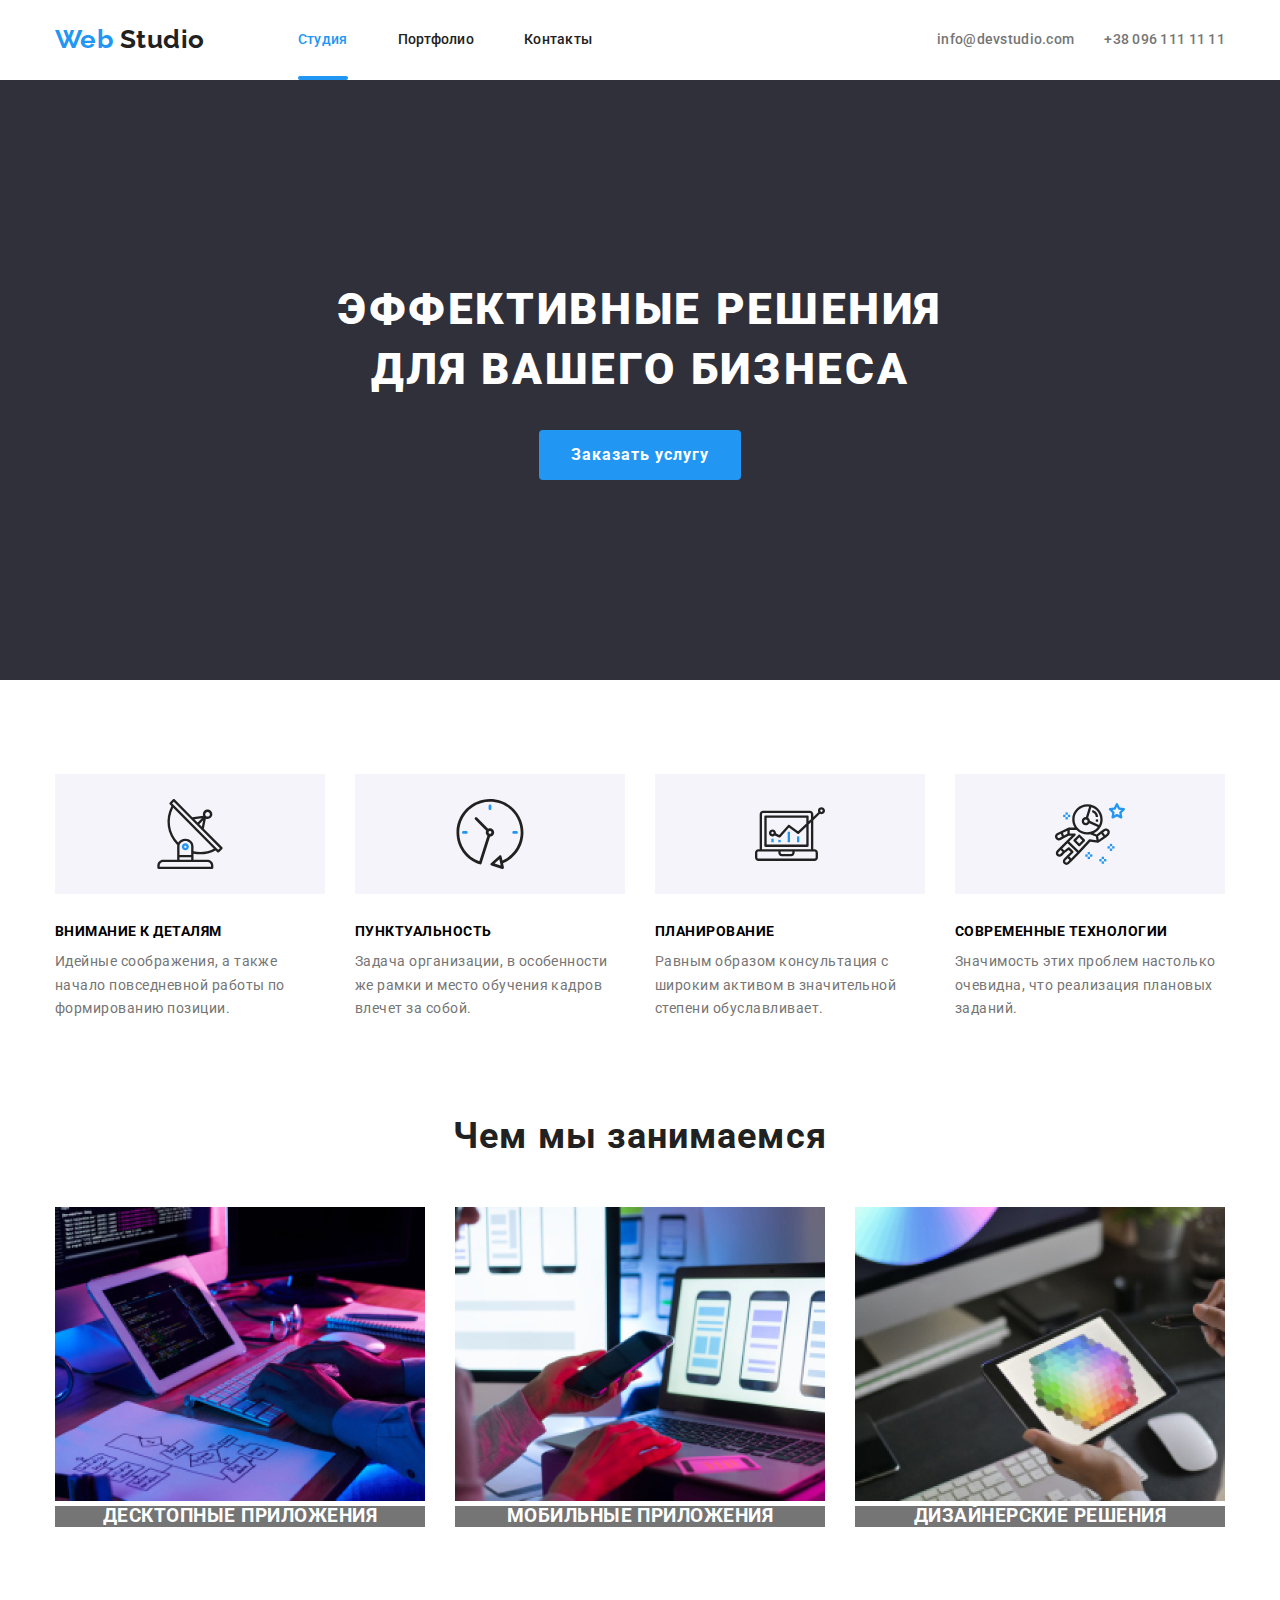
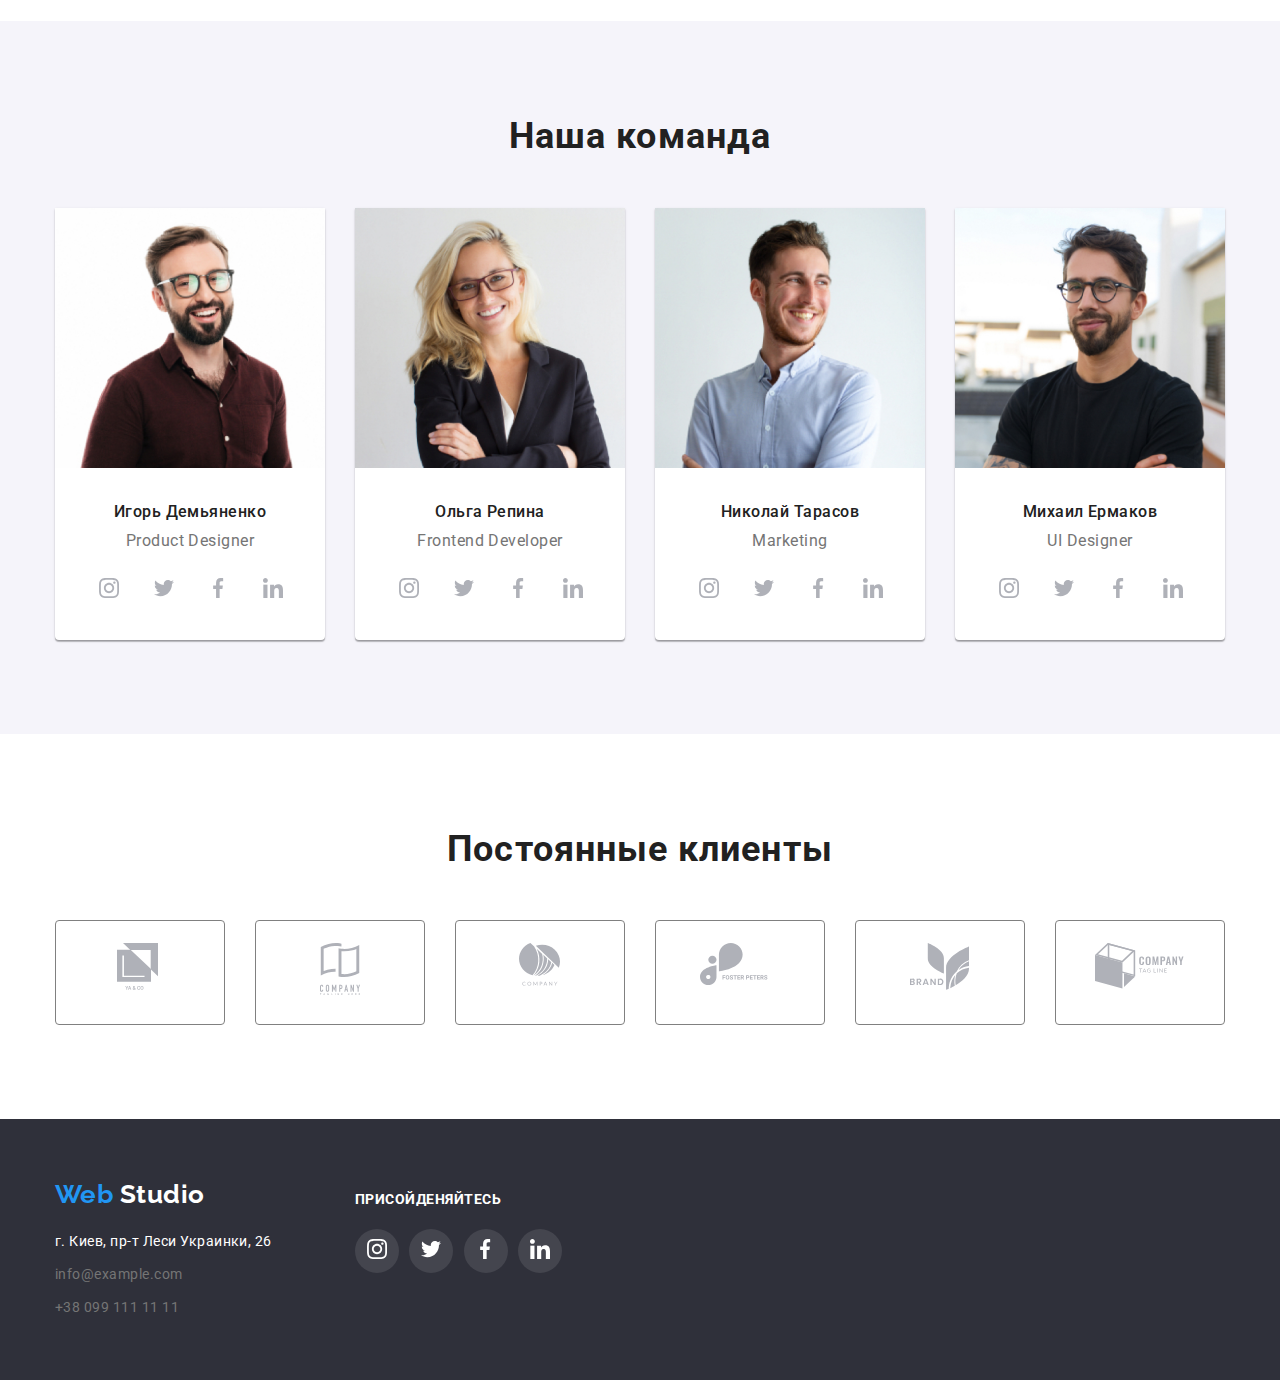
<file: index.html>
<!DOCTYPE html>
<html lang="ru">
	<head>
		<meta charset="UTF-8" />
		<meta name="viewport" content="width=device-width, initial-scale=1.0" />
		<link
			href="https://fonts.googleapis.com/css2?family=Raleway:wght@700&family=Roboto:wght@500;900&display=swap"
			rel="stylesheet"
		/>
		<link
			rel="stylesheet"
			href="https://cdnjs.cloudflare.com/ajax/libs/modern-normalize/0.7.0/modern-normalize.min.css"
		/>

		<link rel="stylesheet" href="./css/style.css" />

		<title>Web studio main</title>
	</head>
	<body>
		<!--Header-->

		<header>
			<nav class="site-nav">
				<div class="conteiners">
					<a href="./index.html" class="logo">
						<span>Web</span>
						Studio
					</a>
					<ul class="list">
						<li class="item"><a href="./index.html" class="link current-page">Студия</a></li>
						<li class="item"><a href="./portfolio.html" class="link">Портфолио</a></li>
						<li class="item"><a href="#adress" class="link">Контакты</a></li>
					</ul>
					<ul class="list contacts">
						<li class="item-contact">
							<a href="mailto:info@devstudio.com" class="link contact">
								<!--<img src="./img/phone.svg" alt="знак телефона" />-->
								info@devstudio.com
							</a>
						</li>
						<li class="item-contact">
							<a href="tel:+380961111111" class="link contact">
								<!--<img src="./img/envelope.svg" alt="знак конверта" />-->
								+38 096 111 11 11
							</a>
						</li>
					</ul>
				</div>
			</nav>
		</header>
		<main>
			<!-- HERO-->

			<section class="hero">
				<div class="conteiners">
					<h1 class="title">Эффективные решения для вашего бизнеса</h1>
					<button class="button">Заказать услугу</button>
				</div>
			</section>

			<!--наши особенности-->

			<section class="features">
				<div class="conteiners">
					<h2 class="title" hidden>Наши особенности</h2>
					<ul class="list">
						<li class="item">
							<div class="img-conteiner"><img src="./img/antenna_1.svg" alt="антена" class="images" /></div>
							<h3 class="sub-title">Внимание к деталям</h3>
							<p class="post">
								Идейные соображения, а также начало повседневной работы по формированию позиции.
							</p>
						</li>
						<li class="item">
							<div class="img-conteiner"><img src="./img/clock_1.svg" alt="часы" class="images" /></div>
							<h3 class="sub-title">Пунктуальность</h3>
							<p class="post">
								Задача организации, в особенности же рамки и место обучения кадров влечет за собой.
							</p>
						</li>
						<li class="item">
							<div class="img-conteiner"><img src="./img/diagram_1.svg" alt="диаграма" class="images" /></div>
							<h3 class="sub-title">Планирование</h3>
							<p class="post">
								Равным образом консультация с широким активом в значительной степени обуславливает.
							</p>
						</li>
						<li class="item">
							<div class="img-conteiner"><img src="./img/astronaut_1.svg" alt="астронафт" class="images" /></div>
							<h3 class="sub-title">Современные технологии</h3>
							<p class="post">
								Значимость этих проблем настолько очевидна, что реализация плановых заданий.
							</p>
						</li>
					</ul>
				</div>
			</section>

			<!--чем мы занимаемся -->

			<section class="work">
				<div class="conteiners">
					<h2 class="title">Чем мы занимаемся</h2>
					<ul class="list">
						<li class="item">
							<img src="./img/desctop.jpg" alt="изборажение ноутбука" />
							<h3 class="sub-title">Десктопные приложения</h3>
						</li>
						<li class="item">
							<img src="./img/mobile.jpg" alt="изображение телефона" />
							<h3 class="sub-title">Мобильные приложения</h3>
						</li>
						<li class="item">
							<img src="./img/design.jpg" alt="изображение екрана компьюетра" />
							<h3 class="sub-title">Дизайнерские решения</h3>
						</li>
					</ul>
				</div>
			</section>

			<!--наша  команда-->

			<section class="team">
				<div class="conteiners">
					<h2 class="title">Наша команда</h2>
					<ul class="list">
						<li class="item">
							<img src="./img/photo_1.jpg" alt="изображение сотрудника" width="270" height="260" />
							<h3 class="name">Игорь Демьяненко</h3>
							<p class="position">Product Designer</p>
							<ul class="socialnetwork-list">
								<li class="social-icon">
									<a
										class="social-icon-item"
										href="https://www.instagramm.com/"
										aria-label="Instagramm"
										class="social-link"
									>
										<img src="./img/instagramm.svg" alt="логотип интаграма" />
									</a>
								</li>
								<li class="social-icon">
									<a
										class="social-icon-item"
										href="https://twitter.com/explore"
										aria-label="Twitter"
										class="social-link"
									>
										<img src="./img/twiter.svg" alt="логотип твитера" />
									</a>
								</li>
								<li class="social-icon">
									<a
										class="social-icon-item"
										href="https://www.facebook.com/"
										aria-label="Facebook"
										class="social-link"
									>
										<img src="./img/facebook.svg" alt="логотип фейсбука" />
									</a>
								</li>
								<li class="social-icon">
									<a
										class="social-icon-item"
										href="https://www.linkedin.com/"
										aria-label="LinkenIn"
										class="social-link"
									>
										<img src="./img/linken.svg" alt="логотип линкед ина" />
									</a>
								</li>
							</ul>
						</li>
						<li class="item">
							<img src="./img/photo_2.jpg" alt="изображение сотрудника" width="270" height="260" />
							<h3 class="name">Ольга Репина</h3>
							<p class="position">Frontend Developer</p>
							<ul class="socialnetwork-list">
								<li>
									<a
										class="social-icon-item"
										href="https://www.instagramm.com/"
										aria-label="Instagramm"
										class="social-link"
									>
										<img src="./img/instagramm.svg" alt="логотип интаграма" />
									</a>
								</li>
								<li class="list">
									<a
										class="social-icon-item"
										href="https://twitter.com/explore"
										aria-label="Twitter"
										class="social-link"
									>
										<img src="./img/twiter.svg" alt="логотип твитера" />
									</a>
								</li>
								<li class="list">
									<a
										class="social-icon-item"
										href="https://www.facebook.com/"
										aria-label="Facebook"
										class="social-link"
									>
										<img src="./img/facebook.svg" alt="логотип фейсбука" />
									</a>
								</li>
								<li class="list">
									<a
										class="social-icon-item"
										href="https://www.linkedin.com/"
										aria-label="LinkenIn"
										class="social-link"
									>
										<img src="./img/linken.svg" alt="логотип линкед ина" />
									</a>
								</li>
							</ul>
						</li>
						<li class="item">
							<img src="./img/photo_3.jpg" alt="изображение сотрудника" width="270" height="260" />
							<h3 class="name">Николай Тарасов</h3>
							<p class="position">Marketing</p>
							<ul class="socialnetwork-list">
								<li class="list">
									<a
										class="social-icon-item"
										href="https://www.instagramm.com/"
										aria-label="Instagramm"
										class="social-link"
									>
										<img src="./img/instagramm.svg" alt="логотип интаграма" />
									</a>
								</li>
								<li class="list">
									<a
										class="social-icon-item"
										href="https://twitter.com/explore"
										aria-label="Twitter"
										class="social-link"
									>
										<img src="./img/twiter.svg" alt="логотип твитера" />
									</a>
								</li>
								<li class="list">
									<a
										class="social-icon-item"
										href="https://www.facebook.com/"
										aria-label="Facebook"
										class="social-link"
									>
										<img src="./img/facebook.svg" alt="логотип фейсбука" />
									</a>
								</li>
								<li class="list">
									<a
										class="social-icon-item"
										href="https://www.linkedin.com/"
										aria-label="LinkenIn"
										class="social-link"
									>
										<img src="./img/linken.svg" alt="логотип линкед ина" />
									</a>
								</li>
							</ul>
						</li>
						<li class="item">
							<img src="./img/photo_4.jpg" alt="изображение сотрудника" width="270" height="260" />
							<h3 class="name">Михаил Ермаков</h3>
							<p class="position">UI Designer</p>
							<ul class="socialnetwork-list">
								<li class="list">
									<a
										class="social-icon-item"
										href="https://www.instagramm.com/"
										aria-label="Instagramm"
										class="social-link"
									>
										<img src="./img/instagramm.svg" alt="логотип интаграма" />
									</a>
								</li>
								<li>
									<a
										class="social-icon-item"
										href="https://twitter.com/explore"
										aria-label="Twitter"
										class="social-link"
									>
										<img src="./img/twiter.svg" alt="логотип твитера" />
									</a>
								</li>
								<li class="list">
									<a
										class="social-icon-item"
										href="https://www.facebook.com/"
										aria-label="Facebook"
										class="social-link"
									>
										<img src="./img/facebook.svg" alt="логотип фейсбука" />
									</a>
								</li>
								<li class="list">
									<a
										class="social-icon-item"
										href="https://www.linkedin.com/"
										aria-label="LinkenIn"
										class="social-link"
									>
										<img src="./img/linken.svg" alt="логотип линкед ина" />
									</a>
								</li>
							</ul>
						</li>
					</ul>
				</div>
			</section>
			<!--постоянные клиенты-->
			<section class="client">
				<div class="conteiners">
					<h2 class="title">Постоянные клиенты</h2>
					<ul class="list">
						<li class="item">
							<a href="#" class="logo"><img src="./img/logo_client_1.svg" alt="лого первого постоянного клиента" /></a>
						</li>
						<li class="item">
							<a href="#" class="logo"><img src="./img/logo_client_2.svg" alt="лого второго постоянного клиента" /></a>
						</li>
						<li class="item">
							<a href="#" class="logo"><img src="./img/logo_client_3.svg" alt="лого третего постоянного клиента" /></a>
						</li>
						<li class="item">
							<a href="#" class="logo"><img src="./img/logo_client_4.svg" alt="лого четверт постоянного клиента" /></a>
						</li>
						<li class="item">
							<a href="#" class="logo"><img src="./img/logo_clinet_5.svg" alt="лого пятого постоянного клиента" /></a>
						</li>
						<li class="item">
							<a href="#" class="logo"><img src="./img/logo_clinet_6.svg" alt="лого шестого постоянного клиента" /></a>
						</li>
					</ul>
				</div>
			</section>
		</main>

		<!--Футер-->

		<footer class="footer">
			<div class="conteiners">
				<div class="input-conteiner">
					<h2 hidden>Контактная информация</h2>
					<a href="./index.html" class="logo">
						<span>Web</span>
						Studio
					</a>
					<address id="adress">
						<a href="https://goo.gl/maps/7qZ9SEmHGYKd3bcy6" class="contact adress">г. Киев, пр-т Леси Украинки, 26</a>
						<a href="mailto:info@example.com" class="contact">info@example.com</a>
						<a href="tel:+380991111111" class="contact">+38 099 111 11 11</a>
					</address>
				</div>
				<div class="input-conteiner-join">
					<b class="connect">Присойденяйтесь</b>

					<ul class="socialnetwork-list">
						<li class="socialnetwork-icon-footer">
							<a href="" aria-label="Instagramm" class="social-links">
								<img src="./img/dark_logo_instagramm.svg" alt="лого инстаграма" />
							</a>
						</li>
						<li class="socialnetwork-icon-footer">
							<a href="" aria-label="Twitter" class="social-links">
								<img src="./img/dark_logo_twiter.svg" alt="лого твитера" />
							</a>
						</li>
						<li class="socialnetwork-icon-footer">
							<a href="" aria-label="Facebook" class="social-links">
								<img src="./img/dark_logo_facebook.svg" alt="лого фейсбука" />
							</a>
						</li>
						<li class="socialnetwork-icon-footer">
							<a href="" aria-label="LinkenIn" class="social-links">
								<img src="./img/dark_logo_linkedin.svg" alt="лого линкедина" />
							</a>
						</li>
					</ul>
				</div>
			</div>
			<!--Подписаться  -->
			<div></div>
		</footer>
	</body>
</html>
</file>
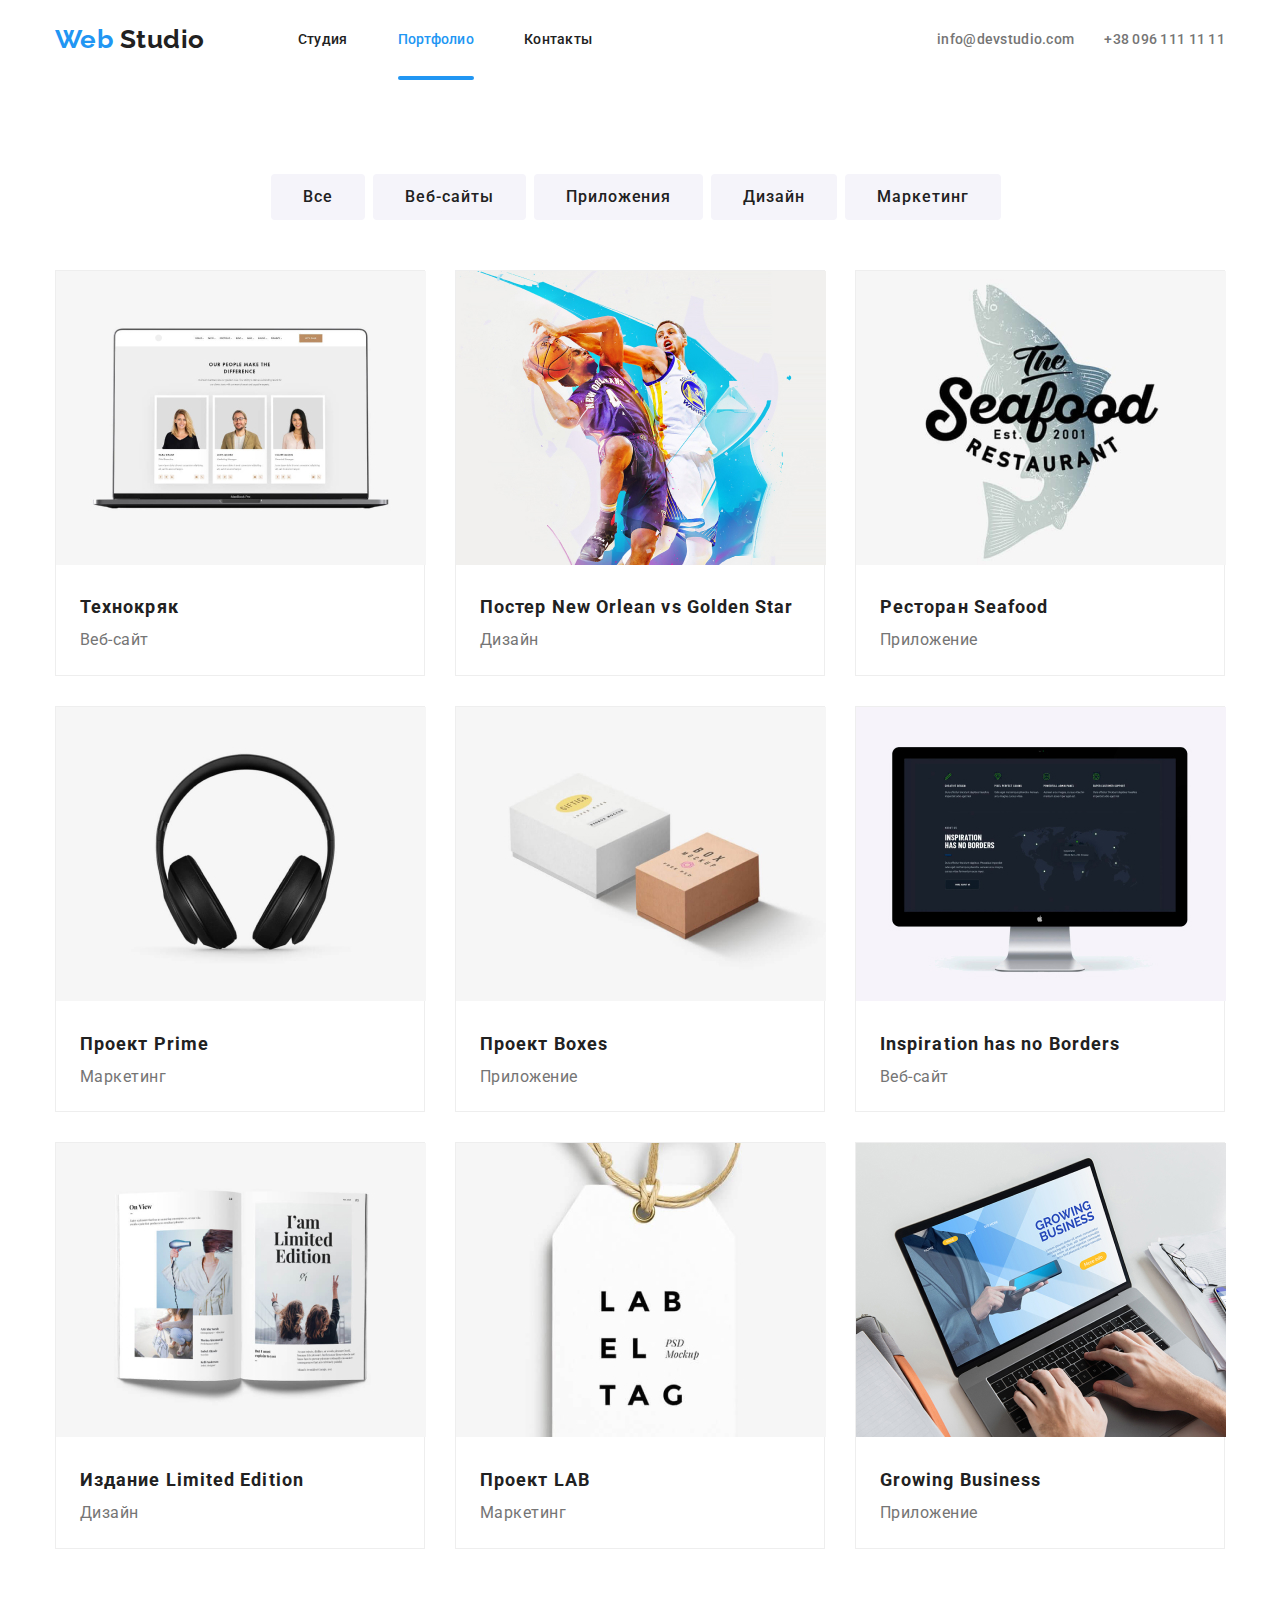
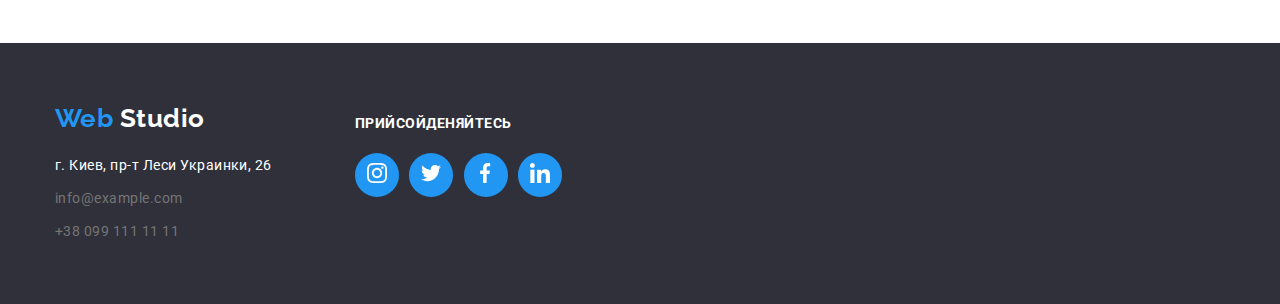
<file: portfolio.html>
<!DOCTYPE html>
<html lang="ru">
	<head>
		<meta charset="UTF-8" />
		<meta name="viewport" content="width=device-width, initial-scale=1.0" />
		<link
			href="https://fonts.googleapis.com/css2?family=Raleway:wght@700&family=Roboto:wght@500;900&display=swap"
			rel="stylesheet"
		/>
		<link
			rel="stylesheet"
			href="https://cdnjs.cloudflare.com/ajax/libs/modern-normalize/0.7.0/modern-normalize.min.css"
		/>

		<link rel="stylesheet" href="./css/style.css" />

		<title>Web studio Portfolio</title>
	</head>

	<body>
		<!--основная навигация/шапка-->
		<header>
			<nav class="site-nav">
				<div class="conteiners">
					<a href="./index.html" class="logo">
						<span>Web</span>
						Studio
					</a>
					<ul class="list">
						<li class="item"><a href="./index.html" class="link">Студия</a></li>
						<li class="item"><a href="./portfolio.html" class="link current-page">Портфолио</a></li>
						<li class="item"><a href="" class="link">Контакты</a></li>
					</ul>
					<ul class="list contacts">
						<li class="item-contact">
							<a href="mailto:info@devstudio.com" class="link contact">
								<!--<img src="./img/phone_logo.svg" alt="знак телефона" />-->
								info@devstudio.com
							</a>
						</li>
						<li class="item-contact">
							<a href="tel:+380961111111" class="link contact">
								<!--<img src="./img/envelope_grey.svg" alt="знак конверта" />-->
								+38 096 111 11 11
							</a>
						</li>
					</ul>
				</div>
			</nav>
		</header>
		<main>
			<section class="filters-projects">
				<div class="conteiners">
					<ul>
						<li class="filters">
							<h2 hidden>Раздел фильтров</h2>
							<ul class="list">
								<li class="item">
									<button type="button" class="button">Все</button>
								</li>
								<li class="item">
									<button type="button" class="button">Веб-сайты</button>
								</li>
								<li class="item">
									<button type="button" class="button">Приложения</button>
								</li>
								<li class="item">
									<button type="button" class="button">Дизайн</button>
								</li>
								<li class="item">
									<button type="button" class="button">Маркетинг</button>
								</li>
							</ul>
						</li>
						<li class="projects">
							<h2 hidden>Список проектов</h2>
							<ul class="list">
								<li class="item">
									<a href="">
										<div>
											<img src="./img/project1.jpg" alt="ноутбук" />
										</div>
										<div class="project-text">
											<h3>Технокряк</h3>
											<p class="sub-title">Веб-сайт</p>
											<!--<p class="description">
																			Технокряк это современная площадка распространения коронавируса. Компании используют эту платформу для
																			цифрового шпионажа и атак на защищённые сервера конкурентов.
																			</p>-->
										</div>
									</a>
								</li>
								<li class="item">
									<a href="">
										<div>
											<img src="./img/project2.jpg" alt="два баскетболиста" />
										</div>
										<div class="project-text">
											<h3>Постер New Orlean vs Golden Star</h3>
											<p class="sub-title">Дизайн</p>
											<!--<p class="description">
																			Технокряк это современная площадка распространения коронавируса. Компании используют эту платформу для
																			цифрового шпионажа и атак на защищённые сервера конкурентов.
																			</p>-->
										</div>
									</a>
								</li>
								<li class="item">
									<a href="">
										<div>
											<img src="./img/project3.jpg" alt="эмлеба ресторана" />
										</div>
										<div class="project-text">
											<h3>Ресторан Seafood</h3>
											<p class="sub-title">Приложение</p>
											<!--<p class="description">
																			Технокряк это современная площадка распространения коронавируса. Компании используют эту платформу для
																			цифрового шпионажа и атак на защищённые сервера конкурентов.
																			</p>-->
										</div>
									</a>
								</li>

								<li class="item">
									<a href="">
										<div>
											<img src="./img/project4.jpg" alt="наушники" />
										</div>
										<div class="project-text">
											<h3>Проект Prime</h3>
											<p class="sub-title">Маркетинг</p>
											<!--<p class="description">
																			Технокряк это современная площадка распространения коронавируса. Компании используют эту платформу для
																			цифрового шпионажа и атак на защищённые сервера конкурентов.
																			</p>-->
										</div>
									</a>
								</li>
								<li class="item">
									<a href="">
										<div>
											<img src="./img/project5.jpg" alt="две коробки" />
										</div>
										<div class="project-text">
											<h3>Проект Boxes</h3>
											<p class="sub-title">Приложение</p>
											<!--<p class="description">
																	        Технокряк это современная площадка распространения коронавируса. Компании используют эту платформу для
																			цифрового шпионажа и атак на защищённые сервера конкурентов.
																			</p>-->
										</div>
									</a>
								</li>
								<li class="item">
									<a href="">
										<div>
											<img src="./img/project6.jpg" alt="монитор" />
										</div>
										<div class="project-text">
											<h3>Inspiration has no Borders</h3>
											<p class="sub-title">Веб-сайт</p>
											<!--<p class="description">
																			Технокряк это современная площадка распространения коронавируса. Компании используют эту платформу для
																			цифрового шпионажа и атак на защищённые сервера конкурентов.
																			</p>-->
										</div>
									</a>
								</li>

								<li class="item">
									<a href="">
										<div>
											<img src="./img/project7.jpg" alt="книга" />
										</div>
										<div class="project-text">
											<h3>Издание Limited Edition</h3>
											<p class="sub-title">Дизайн</p>
											<!--<p class="description">
																			Технокряк это современная площадка распространения коронавируса. Компании используют эту платформу для
																			цифрового шпионажа и атак на защищённые сервера конкурентов.
																			</p>-->
										</div>
									</a>
								</li>
								<li class="item">
									<a href="">
										<div>
											<img src="./img/project8.jpg" alt="этикетка" />
										</div>
										<div class="project-text">
											<h3>Проект LAB</h3>
											<p class="sub-title">Маркетинг</p>
											<!--<p class="description">
																			Технокряк это современная площадка распространения коронавируса. Компании используют эту платформу для
																			цифрового шпионажа и атак на защищённые сервера конкурентов.
																			</p>-->
										</div>
									</a>
								</li>
								<li class="item">
									<a href="">
										<div>
											<img src="./img/project9.jpg" alt="ноутбук" />
										</div>
										<div class="project-text">
											<h3>Growing Business</h3>
											<p class="sub-title">Приложение</p>
											<!--<p class="description">
																			Технокряк это современная площадка распространения коронавируса. Компании используют эту платформу для
																			цифрового шпионажа и атак на защищённые сервера конкурентов.
																			</p>-->
										</div>
									</a>
								</li>
							</ul>
						</li>
					</ul>
				</div>
			</section>
		</main>
		<!--подвал-->
		<footer class="footer">
			<div class="conteiners">
				<div class="input-conteiner">
					<h2 hidden>Контактная информация</h2>
					<a href="./index.html" class="logo">
						<span>Web</span>
						Studio
					</a>
					<address>
						<a href="https://goo.gl/maps/7qZ9SEmHGYKd3bcy6" class="contact adress">г. Киев, пр-т Леси Украинки, 26</a>
						<a href="mailto:info@example.com" class="contact">info@example.com</a>
						<a href="tel:+380991111111" class="contact">+38 099 111 11 11</a>
					</address>
				</div>
				<div class="input-conteiner">
					<b class="connect">Прийсойденяйтесь</b>

					<ul class="socialnetwork-list">
						<li class="socialnetwork-icon">
							<a href="" aria-label="Instagramm" class="social-links">
								<img src="./img/dark_logo_instagramm.svg" alt="лого инстаграма" />
							</a>
						</li>
						<li class="socialnetwork-icon">
							<a href="" aria-label="Twitter" class="social-links">
								<img src="./img/dark_logo_twiter.svg" alt="лого твитера" />
							</a>
						</li>
						<li class="socialnetwork-icon">
							<a href="" aria-label="Facebook" class="social-links">
								<img src="./img/dark_logo_facebook.svg" alt="лого фейсбука" />
							</a>
						</li>
						<li class="socialnetwork-icon">
							<a href="" aria-label="LinkenIn" class="social-links">
								<img src="./img/dark_logo_linkedin.svg" alt="лого линкедина" />
							</a>
						</li>
					</ul>
				</div>
			</div>
			<!--ТУТ место для "подписатся сейчас"  -->
			<div></div>
		</footer>
	</body>
</html>
</file>
<file: css/style.css>
html {
	box-sizing: border-box;
}

*,
*::before,
*::after {
	box-sizing: inherit;
}
/* палитра */
:root {
	--acent-text-color: #2196f3;
	--main-text-color: #212121;
	--secondary-text-color: #757575;
	--text-white-color: #ffffff;
	--footer-background-color: #2f303a;
	--team-background-color: #f5f4fa;
	--footer-socials-color: rgba(255, 255, 255, 0.1);
}
/* основные правила */
body {
	font-family: Roboto, sans-serif;
	font-style: normal;
	letter-spacing: 0.03em;
	font-weight: 400;
}
h1,
h2,
h3,
h4,
h5,
h6,
p,
a,
ul {
	margin: 0 0;
	padding: 0 0;
}
/* компоненты */
.conteiners {
	margin: auto;
	max-width: 1200px;
	padding: 0 15px;
}
.logo {
	font-family: Raleway;
	text-decoration: none;
	font-weight: 700;
	font-size: 26px;
	line-height: 1.19;
}
.logo > span {
	color: var(--acent-text-color);
}

li {
	list-style-type: none;
}
.link {
	text-decoration: none;
	color: #212121;
}
.button {
	display: inline-block;
	border: 0px;
	margin-top: 0px;
	padding: 10px 32px;
	border-radius: 4px;
	align-items: center;
	text-align: center;

	color: var(--text-white-color);
	background-color: var(--acent-text-color);
	font-weight: 700;
	font-size: 16px;
	line-height: 1.875;
	letter-spacing: 0.06em;
}
.button:hover,
.button:focus {
	color: var(--acent-text-color);
	background-color: var(--text-white-color);
}

.title {
	font-weight: 700;
	font-size: 36px;
	line-height: 1.17;
	letter-spacing: 0.03em;
	color: var(--main-text-color);
}
/* навигация */
.site-nav .conteiners {
	display: flex;
	align-items: center;
}

.current-page {
	position: relative;
	color: var(--acent-text-color);
}
.current-page::after {
	position: absolute;
	left: 0;
	bottom: 0;
	display: block;
	content: " ";
	width: 100%;
	height: 4px;
	background: #2196f3;
	border-radius: 2px;
}
/* logo */
.site-nav .logo {
	color: var(--main-text-color);
	font-weight: 700;
	padding-top: 24px;
	padding-bottom: 25px;
	margin-right: 93px;
}

/* nav */
.site-nav .list {
	display: flex;
}
.site-nav .item:first-child {
	
}
.site-nav .item:not(:last-child) {
	margin-right: 50px;
}
.site-nav .item-contact:not(:last-child) {
	margin-right: 30px;
}

.site-nav .link {
	display: block;
	padding-top: 32px;
	padding-bottom: 32px;
	font-style: normal;
	font-weight: 500;
	font-size: 14px;
	line-height: 1.14;
	letter-spacing: 0.02em;
}
.site-nav .link:hover,
.site-nav .link:focus {
	color: var(--acent-text-color);
}

/* nav contacts*/
.site-nav .contact {
	color: var(--secondary-text-color);
}



.site-nav .contacts {
	margin-left: auto;
}

/* hero */

.hero {
	text-align: center;
	background-color: var(--footer-background-color);
}
.hero {
	padding-top: 200px;
	padding-bottom: 200px;
	
}
.hero .title {
	max-width: 696px;
	margin-right: auto;
	margin-left: auto;
	margin-bottom: 30px;
	color: var(--text-white-color);

	font-weight: 900;
	font-size: 44px;
	line-height: 1.36;
	text-align: center;
	letter-spacing: 0.06em;
	text-transform: uppercase;
}
/* features*/
.features {
	padding-top: 94px;
}

.features .list {
	display: flex;
	flex-wrap: wrap;
}

.features .item {
	width: 270px;
}
.features .item:not(:last-child) {
	margin-right: 30px;
}
.features .img-conteiner {
	display: flex;
	justify-content: center;
	margin-bottom: 30px;
	padding-top: 25px;
	padding-bottom: 25px;

	background-color: #f5f4fa;
}

.features .sub-title {
	margin-bottom: 10px;

	font-weight: 700;
	font-size: 14px;
	line-height: 1.14;
	text-transform: uppercase;
}
.features .post {
	font-weight: 400;
	font-size: 14px;
	line-height: 1.71;
	color: var(--secondary-text-color);
}

/* wrok */

.work {
	padding-top: 94px;
	padding-bottom: 94px;
}

.work .title {
	font-weight: 700;
	font-size: 36px;
	line-height: 1.17;
	text-align: center;
	margin-bottom: 50px;
}

.work .list {
	display: flex;
}

.work .item {
	max-width: 370px;
}
.work .item:not(:last-child) {
	margin-right: 30px;
}
.work .sub-title {
	color: var(--text-white-color);
	text-align: center;
	text-transform: uppercase;

	background-color: var(--secondary-text-color);
}

/* team */
.team {
	background-color: #f5f4fa;
	padding-top: 94px;
	padding-bottom: 94px;
}

.team .title {
	margin-bottom: 50px;

	text-align: center;
}

.team .list {
	display: flex;
	flex-wrap: wrap;
	text-align: center;
}

.team .item {
	box-shadow: 0px 1px 3px rgba(0, 0, 0, 0.12), 0px 1px 1px rgba(0, 0, 0, 0.14), 0px 2px 1px rgba(0, 0, 0, 0.2);
	border-radius: 0px 0px 4px 4px;
	background-color: var(--text-white-color);
	width: 270px;
}

.team .item:not(:last-child) {
	margin-right: 30px;
}

.team .name {
	margin-top: 30px;
	margin-bottom: 10px;

	color: var(--main-text-color);
	font-weight: 500;
	font-size: 16px;
	line-height: 1.19;
}

.team .position {
	margin-bottom: 16px;

	color: var(--secondary-text-color);
	font-weight: 400;
	font-size: 16px;
	line-height: 1.19;
}

.team .socialnetwork-list {
	display: flex;
	justify-content: space-between;
	margin-left: 32px;
	margin-bottom: 30px;
	margin-right: 30px;
}

.team .social-icon:not(:last-child) {
	margin-right: 10px;
}

.social-icon-item {
	display: flex;
	justify-content: center;
	align-items: center;
	width: 44px;
	height: 44px;
	background-color: white;
	border-radius: 50%;
}

.social-icon-item:hover {
	background-color:var(--acent-text-color);
}

/* clients */
.client {
	padding-top: 94px;
	padding-bottom: 94px;
}

.client .title {
	text-align: center;
	margin-bottom: 50px;
}

.client .list {
	display: flex;
	flex-wrap: wrap;
}

.client .item:not(:last-child) {
	margin-right: 30px;
}

.client .item {
	border: 1px solid grey;
	width: calc((100% - 30px * 5) / 6);
	padding-top: 22px;
	padding-bottom: 22px;
	border-radius: 4px;
	display: flex;
	justify-content: center;
}

.client img:hover,
.client img:focus {
	background-color: var(--acent-text-color);
}

/* footer */
.footer {
	background-color: var(--footer-background-color);
}
.footer .conteiners {
	display: flex;
	padding-top: 60px;
	padding-bottom: 60px;
}

.footer .input-conteiner {
	display: block;
	width: 270px;
}

.footer .input-conteiner:not(:last-child) {
	margin-right: 30px;
}
.footer .logo {
	display: block;
	margin-bottom: 20px;

	color: var(--text-white-color);
	text-decoration: none;
}

.footer .contact {
	display: block;
	margin-bottom: 9px;

	color: var(--secondary-text-color);
	font-style: normal;
	font-weight: 400;
	font-size: 14px;
	line-height: 1.71;
	text-decoration: none;
}

.footer .contact:last-child {
	margin-bottom: 0px;
}

.footer .adress {
	color: var(--text-white-color);
}

.footer .connect {
	display: block;
	margin-bottom: 20px;
	padding-top: 10px;

	color: var(--text-white-color);
	font-weight: 700;
	font-size: 14px;
	line-height: 1.43;
	text-transform: uppercase;
}

.footer .social-links:hover,
.footer .social-links:focus {
	background-color: var(--acent-text-color);
}

.footer .socialnetwork-list {
	display: flex;
	max-width: 207px;
	justify-content: space-between;
}

.footer .socialnetwork-icon {
	display: flex;
	justify-content: center;
	align-items: center;
	text-align: center;
	width: 44px;
	height: 44px;
	background-color: var(--acent-text-color);
	border-radius: 50%;
	margin-bottom: 30px;
}

.socialnetwork-icon-footer {
	display: flex;
	justify-content: center;
	align-items: center;
	width: 44px;
	height: 44px;
	background-color: var(--footer-socials-color);
	border-radius: 50%;
}

.socialnetwork-icon-footer:hover {
	background-color: var(--acent-text-color);
}

.socialnetwork-icon-footer:not(:last-child) {
	margin-right: 10px;
}

}

.footer .socialnetwork-icon:not(:last-child) {
	/*  display: block;   */
	margin-right: 10px;
}

.input-conteiner-join {
	display: block;
	width: 270px;
}

/* PORTFOLIO */

/* filters */
.filters {
	padding-top: 94px;
	padding-bottom: 50px;
}
.filters .list {
	display: flex;
	justify-content: center;
}

.filters .item {
	margin-right: 8px;
}

.filters .button {
	text-align: center;
	color: var(--main-text-color);
	font-weight: 500;
	font-size: 16px;
	line-height: 1.62;

	background-color: #f5f4fa;
}

.filters .button:hover,
.filters .button:focus {
	color: var(--text-white-color);
	background-color: var(--acent-text-color);
}

/* projects */
.projects {
	margin: auto;
    
}

.projects .list {
	display: flex;
	flex-wrap: wrap;
	padding-bottom: 94px;
}
.projects .item {
	width: 370px;
	background-color: var(--text-white-color);
	border: 1px solid #eeeeee;
}

.projects .item:not(:nth-child(3n)) {
	margin-right: 30px;
}
.projects .item:not(:nth-last-child(-n + 3)) {
	margin-bottom: 30px;
}
.projects a {
	text-decoration: none;
	text-transform: none;
}
.projects h3 {

	color: var(--main-text-color);
	font-weight: 700;
	font-size: 18px;
	line-height: 2;

	font-family: Roboto;
    font-style: normal;
	font-weight: bold;
	font-size: 18px;
	line-height: 2.0;
	letter-spacing: 0.06em;

}
.projects .sub-title {
	color: var(--secondary-text-color);
	font-family: Roboto;
    font-style: normal;
	font-weight: 400;
	font-size: 16px;
	line-height: 1.87;

}

.project-text {
	margin: 20px 24px;
}
</file>
